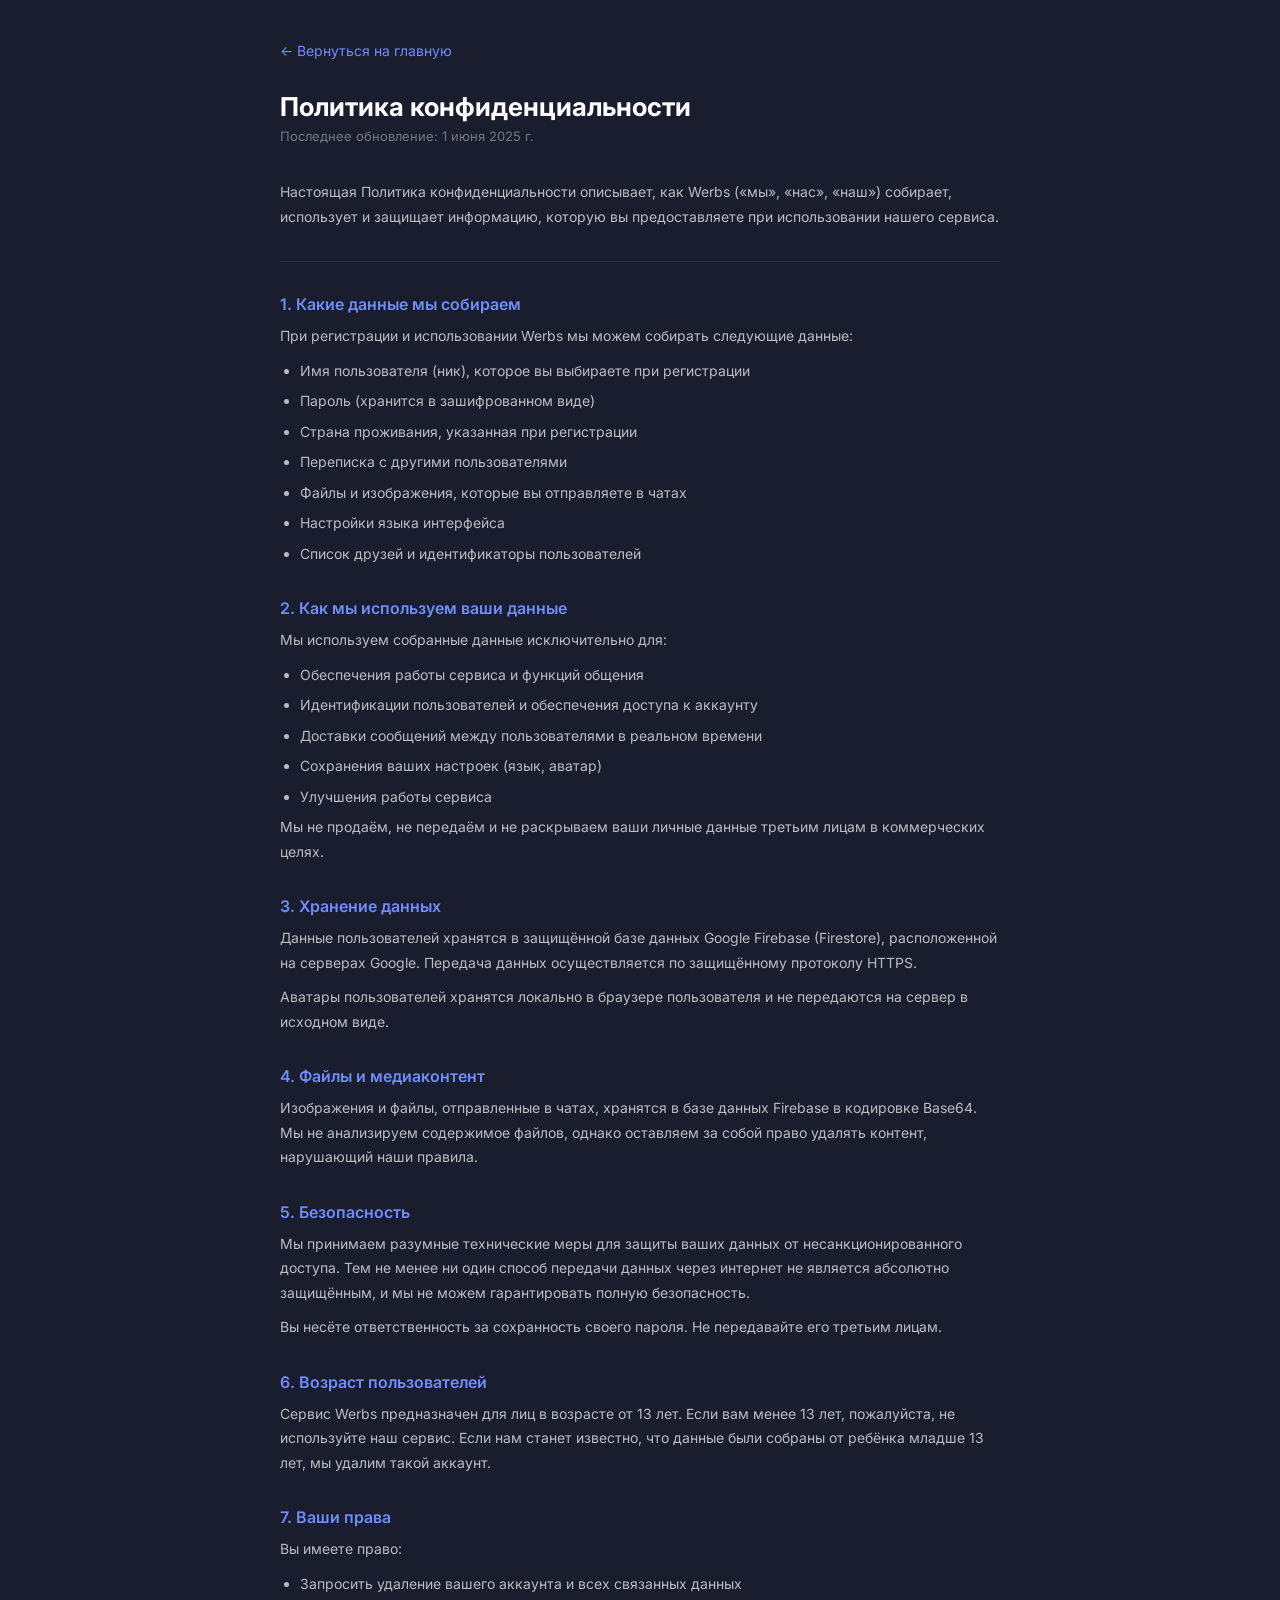
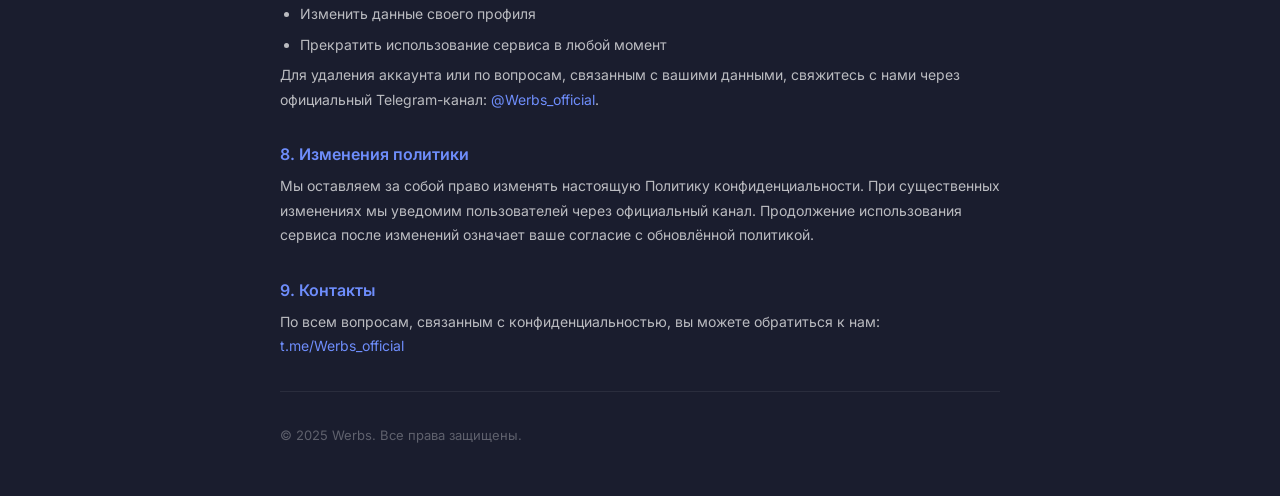
<file: privacy.html>
<!DOCTYPE html>
<html lang="ru">
<head>
<meta charset="UTF-8">
<meta name="viewport" content="width=device-width, initial-scale=1.0">
<title>Политика конфиденциальности — Werbs</title>
<link rel="stylesheet" href="style.css">
    <link rel="icon" type="image/png" href="./image/ChatGPT Image 9 июл. 2026 г., 00_09_02 (1).png">
<style>
.doc-page { max-width: 760px; margin: 0 auto; padding: 40px 20px; text-align: left; }
.doc-page h1 { font-size: 26px; font-weight: 700; margin-bottom: 6px; color: #fff; }
.doc-page .doc-date { font-size: 13px; color: rgba(255,255,255,0.4); margin-bottom: 36px; }
.doc-page h2 { font-size: 16px; font-weight: 600; color: #6e8dfb; margin: 32px 0 10px; }
.doc-page p, .doc-page li { font-size: 14px; color: rgba(255,255,255,0.7); line-height: 1.75; margin-bottom: 10px; }
.doc-page ul { padding-left: 20px; }
.doc-page li { margin-bottom: 6px; }
.doc-back { display: inline-flex; align-items: center; gap: 8px; color: #6e8dfb; font-size: 14px; text-decoration: none; margin-bottom: 32px; }
.doc-back:hover { color: #fff; }
.doc-divider { border: none; border-top: 1px solid rgba(255,255,255,0.07); margin: 32px 0; }
</style>
</head>
<body style="background:#1a1d2e; display:block; text-align:left;">
<div class="doc-page">
    <a href="index.html" class="doc-back">← Вернуться на главную</a>

    <h1>Политика конфиденциальности</h1>
    <div class="doc-date">Последнее обновление: 1 июня 2025 г.</div>

    <p>Настоящая Политика конфиденциальности описывает, как Werbs («мы», «нас», «наш») собирает, использует и защищает информацию, которую вы предоставляете при использовании нашего сервиса.</p>

    <hr class="doc-divider">

    <h2>1. Какие данные мы собираем</h2>
    <p>При регистрации и использовании Werbs мы можем собирать следующие данные:</p>
    <ul>
        <li>Имя пользователя (ник), которое вы выбираете при регистрации</li>
        <li>Пароль (хранится в зашифрованном виде)</li>
        <li>Страна проживания, указанная при регистрации</li>
        <li>Переписка с другими пользователями</li>
        <li>Файлы и изображения, которые вы отправляете в чатах</li>
        <li>Настройки языка интерфейса</li>
        <li>Список друзей и идентификаторы пользователей</li>
    </ul>

    <h2>2. Как мы используем ваши данные</h2>
    <p>Мы используем собранные данные исключительно для:</p>
    <ul>
        <li>Обеспечения работы сервиса и функций общения</li>
        <li>Идентификации пользователей и обеспечения доступа к аккаунту</li>
        <li>Доставки сообщений между пользователями в реальном времени</li>
        <li>Сохранения ваших настроек (язык, аватар)</li>
        <li>Улучшения работы сервиса</li>
    </ul>
    <p>Мы не продаём, не передаём и не раскрываем ваши личные данные третьим лицам в коммерческих целях.</p>

    <h2>3. Хранение данных</h2>
    <p>Данные пользователей хранятся в защищённой базе данных Google Firebase (Firestore), расположенной на серверах Google. Передача данных осуществляется по защищённому протоколу HTTPS.</p>
    <p>Аватары пользователей хранятся локально в браузере пользователя и не передаются на сервер в исходном виде.</p>

    <h2>4. Файлы и медиаконтент</h2>
    <p>Изображения и файлы, отправленные в чатах, хранятся в базе данных Firebase в кодировке Base64. Мы не анализируем содержимое файлов, однако оставляем за собой право удалять контент, нарушающий наши правила.</p>

    <h2>5. Безопасность</h2>
    <p>Мы принимаем разумные технические меры для защиты ваших данных от несанкционированного доступа. Тем не менее ни один способ передачи данных через интернет не является абсолютно защищённым, и мы не можем гарантировать полную безопасность.</p>
    <p>Вы несёте ответственность за сохранность своего пароля. Не передавайте его третьим лицам.</p>

    <h2>6. Возраст пользователей</h2>
    <p>Сервис Werbs предназначен для лиц в возрасте от 13 лет. Если вам менее 13 лет, пожалуйста, не используйте наш сервис. Если нам станет известно, что данные были собраны от ребёнка младше 13 лет, мы удалим такой аккаунт.</p>

    <h2>7. Ваши права</h2>
    <p>Вы имеете право:</p>
    <ul>
        <li>Запросить удаление вашего аккаунта и всех связанных данных</li>
        <li>Изменить данные своего профиля</li>
        <li>Прекратить использование сервиса в любой момент</li>
    </ul>
    <p>Для удаления аккаунта или по вопросам, связанным с вашими данными, свяжитесь с нами через официальный Telegram-канал: <a href="https://t.me/Werbs_official" style="color:#6e8dfb;">@Werbs_official</a>.</p>

    <h2>8. Изменения политики</h2>
    <p>Мы оставляем за собой право изменять настоящую Политику конфиденциальности. При существенных изменениях мы уведомим пользователей через официальный канал. Продолжение использования сервиса после изменений означает ваше согласие с обновлённой политикой.</p>

    <h2>9. Контакты</h2>
    <p>По всем вопросам, связанным с конфиденциальностью, вы можете обратиться к нам: <a href="https://t.me/Werbs_official" style="color:#6e8dfb;">t.me/Werbs_official</a></p>

    <hr class="doc-divider">
    <p style="font-size:13px; color:rgba(255,255,255,0.3);">© 2025 Werbs. Все права защищены.</p>
</div>
</body>
</html>
</file>
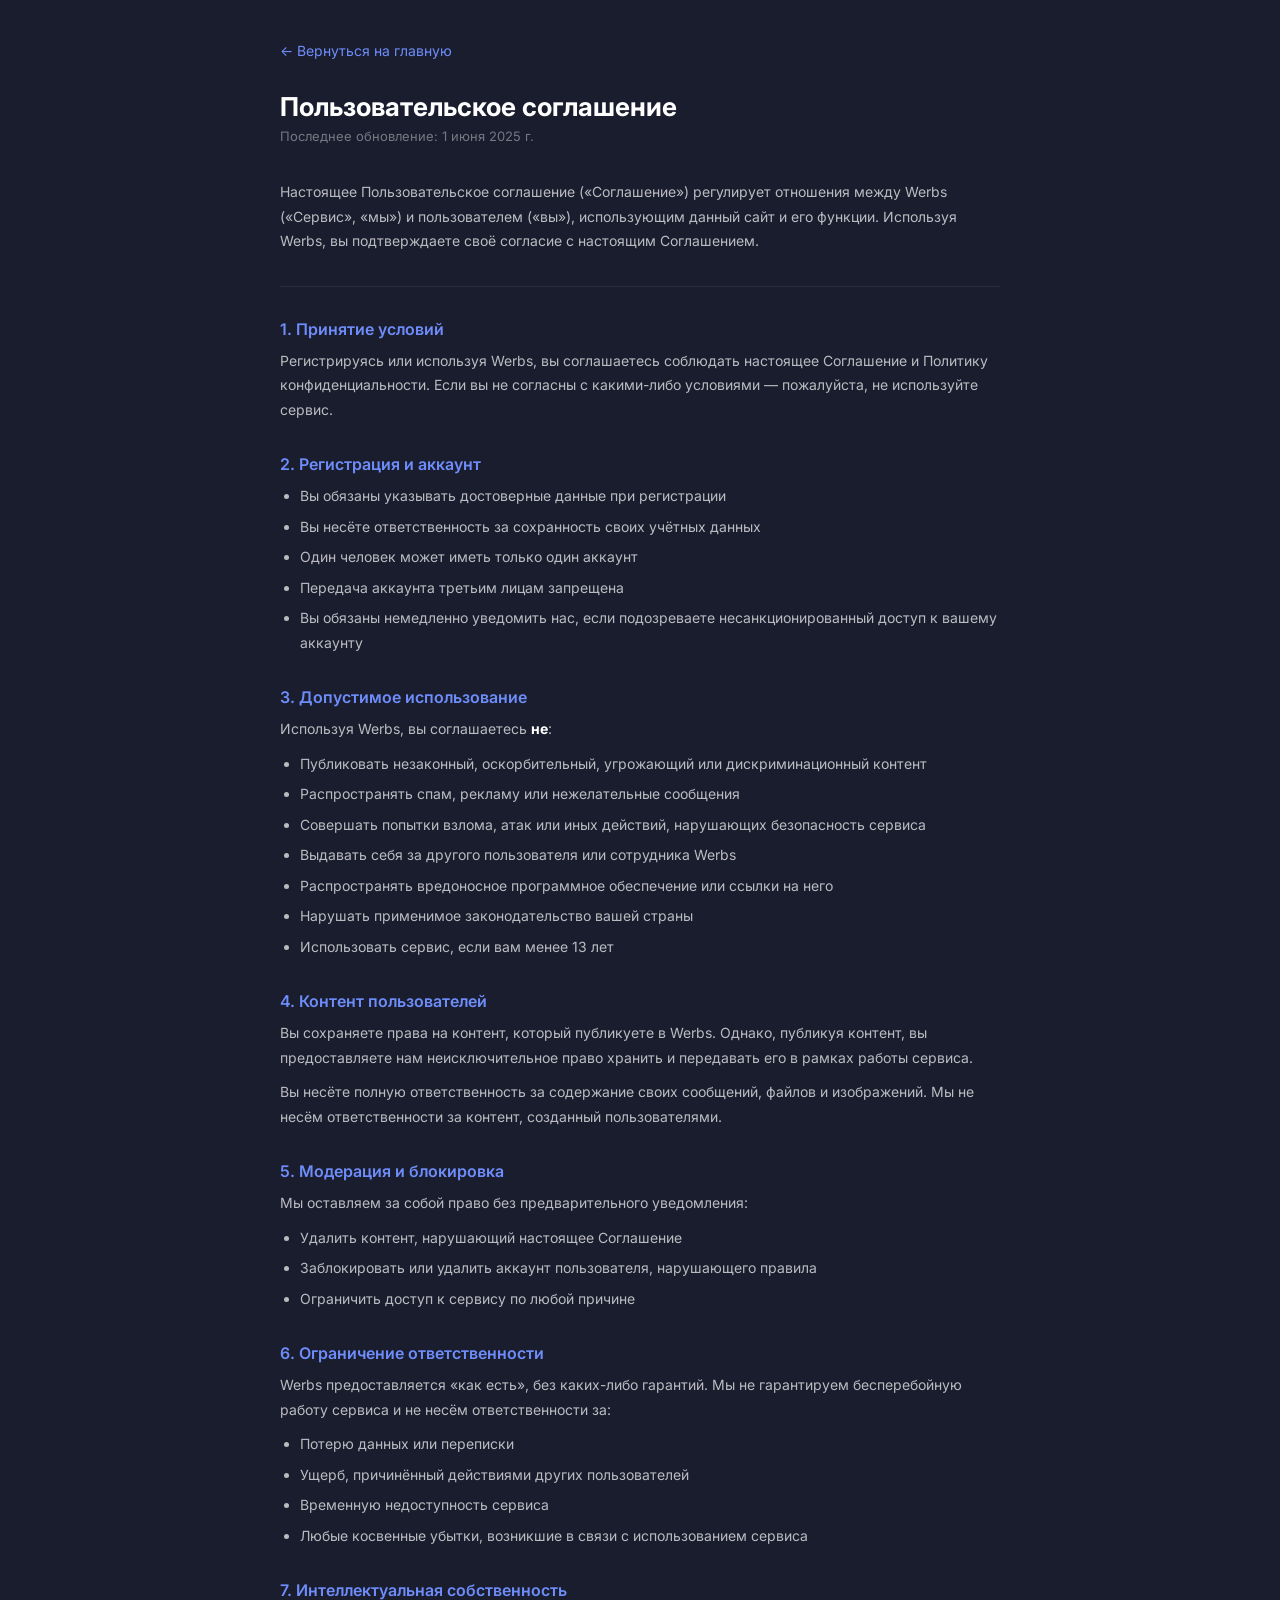
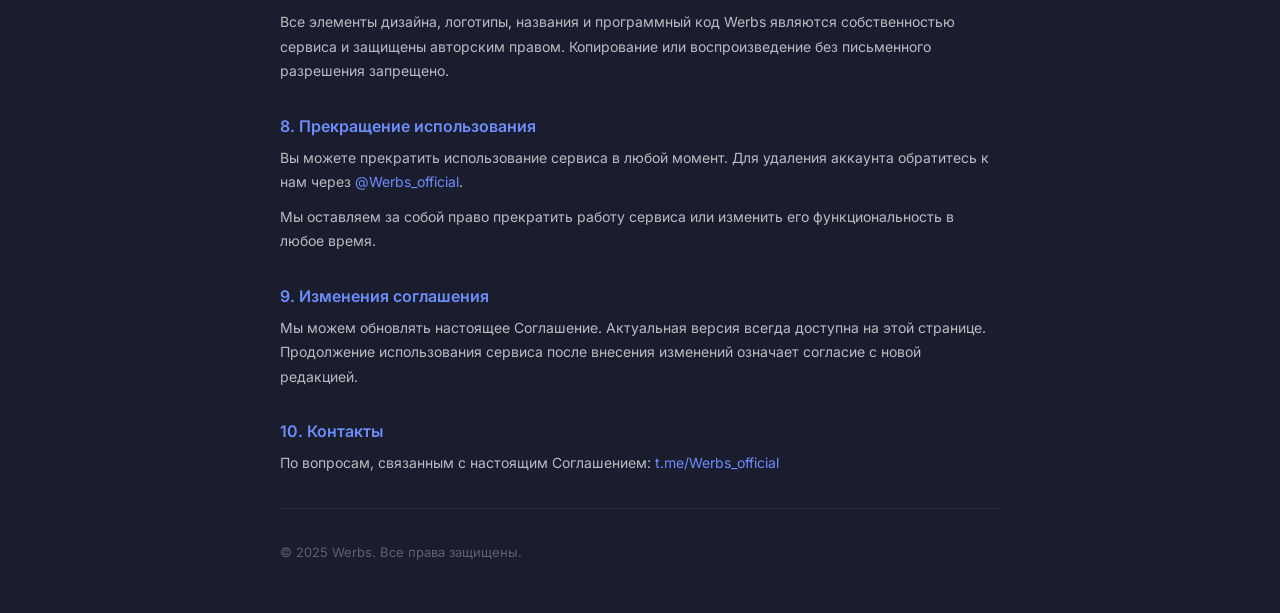
<file: terms.html>
<!DOCTYPE html>
<html lang="ru">
<head>
<meta charset="UTF-8">
<meta name="viewport" content="width=device-width, initial-scale=1.0">
<title>Пользовательское соглашение — Werbs</title>
<link rel="stylesheet" href="style.css">
    <link rel="icon" type="image/png" href="./image/ChatGPT Image 9 июл. 2026 г., 00_09_02 (1).png">
<style>
.doc-page { max-width: 760px; margin: 0 auto; padding: 40px 20px; text-align: left; }
.doc-page h1 { font-size: 26px; font-weight: 700; margin-bottom: 6px; color: #fff; }
.doc-page .doc-date { font-size: 13px; color: rgba(255,255,255,0.4); margin-bottom: 36px; }
.doc-page h2 { font-size: 16px; font-weight: 600; color: #6e8dfb; margin: 32px 0 10px; }
.doc-page p, .doc-page li { font-size: 14px; color: rgba(255,255,255,0.7); line-height: 1.75; margin-bottom: 10px; }
.doc-page ul { padding-left: 20px; }
.doc-page li { margin-bottom: 6px; }
.doc-back { display: inline-flex; align-items: center; gap: 8px; color: #6e8dfb; font-size: 14px; text-decoration: none; margin-bottom: 32px; }
.doc-back:hover { color: #fff; }
.doc-divider { border: none; border-top: 1px solid rgba(255,255,255,0.07); margin: 32px 0; }
</style>
</head>
<body style="background:#1a1d2e; display:block; text-align:left;">
<div class="doc-page">
    <a href="index.html" class="doc-back">← Вернуться на главную</a>

    <h1>Пользовательское соглашение</h1>
    <div class="doc-date">Последнее обновление: 1 июня 2025 г.</div>

    <p>Настоящее Пользовательское соглашение («Соглашение») регулирует отношения между Werbs («Сервис», «мы») и пользователем («вы»), использующим данный сайт и его функции. Используя Werbs, вы подтверждаете своё согласие с настоящим Соглашением.</p>

    <hr class="doc-divider">

    <h2>1. Принятие условий</h2>
    <p>Регистрируясь или используя Werbs, вы соглашаетесь соблюдать настоящее Соглашение и Политику конфиденциальности. Если вы не согласны с какими-либо условиями — пожалуйста, не используйте сервис.</p>

    <h2>2. Регистрация и аккаунт</h2>
    <ul>
        <li>Вы обязаны указывать достоверные данные при регистрации</li>
        <li>Вы несёте ответственность за сохранность своих учётных данных</li>
        <li>Один человек может иметь только один аккаунт</li>
        <li>Передача аккаунта третьим лицам запрещена</li>
        <li>Вы обязаны немедленно уведомить нас, если подозреваете несанкционированный доступ к вашему аккаунту</li>
    </ul>

    <h2>3. Допустимое использование</h2>
    <p>Используя Werbs, вы соглашаетесь <strong style="color:#fff;">не</strong>:</p>
    <ul>
        <li>Публиковать незаконный, оскорбительный, угрожающий или дискриминационный контент</li>
        <li>Распространять спам, рекламу или нежелательные сообщения</li>
        <li>Совершать попытки взлома, атак или иных действий, нарушающих безопасность сервиса</li>
        <li>Выдавать себя за другого пользователя или сотрудника Werbs</li>
        <li>Распространять вредоносное программное обеспечение или ссылки на него</li>
        <li>Нарушать применимое законодательство вашей страны</li>
        <li>Использовать сервис, если вам менее 13 лет</li>
    </ul>

    <h2>4. Контент пользователей</h2>
    <p>Вы сохраняете права на контент, который публикуете в Werbs. Однако, публикуя контент, вы предоставляете нам неисключительное право хранить и передавать его в рамках работы сервиса.</p>
    <p>Вы несёте полную ответственность за содержание своих сообщений, файлов и изображений. Мы не несём ответственности за контент, созданный пользователями.</p>

    <h2>5. Модерация и блокировка</h2>
    <p>Мы оставляем за собой право без предварительного уведомления:</p>
    <ul>
        <li>Удалить контент, нарушающий настоящее Соглашение</li>
        <li>Заблокировать или удалить аккаунт пользователя, нарушающего правила</li>
        <li>Ограничить доступ к сервису по любой причине</li>
    </ul>

    <h2>6. Ограничение ответственности</h2>
    <p>Werbs предоставляется «как есть», без каких-либо гарантий. Мы не гарантируем бесперебойную работу сервиса и не несём ответственности за:</p>
    <ul>
        <li>Потерю данных или переписки</li>
        <li>Ущерб, причинённый действиями других пользователей</li>
        <li>Временную недоступность сервиса</li>
        <li>Любые косвенные убытки, возникшие в связи с использованием сервиса</li>
    </ul>

    <h2>7. Интеллектуальная собственность</h2>
    <p>Все элементы дизайна, логотипы, названия и программный код Werbs являются собственностью сервиса и защищены авторским правом. Копирование или воспроизведение без письменного разрешения запрещено.</p>

    <h2>8. Прекращение использования</h2>
    <p>Вы можете прекратить использование сервиса в любой момент. Для удаления аккаунта обратитесь к нам через <a href="https://t.me/Werbs_official" style="color:#6e8dfb;">@Werbs_official</a>.</p>
    <p>Мы оставляем за собой право прекратить работу сервиса или изменить его функциональность в любое время.</p>

    <h2>9. Изменения соглашения</h2>
    <p>Мы можем обновлять настоящее Соглашение. Актуальная версия всегда доступна на этой странице. Продолжение использования сервиса после внесения изменений означает согласие с новой редакцией.</p>

    <h2>10. Контакты</h2>
    <p>По вопросам, связанным с настоящим Соглашением: <a href="https://t.me/Werbs_official" style="color:#6e8dfb;">t.me/Werbs_official</a></p>

    <hr class="doc-divider">
    <p style="font-size:13px; color:rgba(255,255,255,0.3);">© 2025 Werbs. Все права защищены.</p>
</div>
</body>
</html>
</file>
<file: style.css>
@import url('https://fonts.googleapis.com/css2?family=Inter:wght@400;500;600;700&display=swap');

/* ══════════════════════════════════════
   BASE
══════════════════════════════════════ */
*, *::before, *::after {
    box-sizing: border-box;
    margin: 0;
    padding: 0;

    -webkit-user-select: none;
    -moz-user-select: none;
    -ms-user-select: none;
    user-select: none;

    -webkit-user-drag: none;
    user-drag: none;
}

body {
    background: #1a1d2e;
    color: #fff;
    font-family: 'Inter', system-ui, sans-serif;
    min-height: 100vh;
    display: flex;
    flex-direction: column;
    justify-content: center;
    align-items: center;
    text-align: center;
}

body.app-page {
    display: block;
    text-align: left;
    background: #1a1d2e;
}

a { color: rgb(27,184,74); text-decoration: none; }
a:visited { color: #fff; }

/* ══════════════════════════════════════
   INDEX PAGE
══════════════════════════════════════ */
.welcome {
    width: 100%;
    max-width: 760px;
    padding: 20px;
}

.menu {
    position: absolute;
    top: 20px;
    right: 20px;
}
.menu-btn {
    background: none;
    border: none;
    color: white;
    font-size: 35px;
    cursor: pointer;
}
.menu-content {
    display: none;
    position: absolute;
    right: 0;
    background: #2e556b;
    padding: 10px 20px;
    border-radius: 10px;
    color: white;
    min-width: 120px;
}
.menu-content.open { display: block; }
.policy-link a { color: rgb(72,224,67); }

.btn {
    background: #476df0;
    color: white;
    border: none;
    padding: 12px 28px;
    border-radius: 10px;
    cursor: pointer;
    font-size: 15px;
    display: inline-block;
    text-decoration: none;
    font-weight: 600;
    transition: background .15s;
}
.btn:hover { background: #2f55d0; }

.footer-social-wrap {
    margin-top: 28px;
    display: flex;
    justify-content: center;
}
.footer-social {
    display: inline-flex;
    align-items: center;
    justify-content: center;
    opacity: 0.85;
    transition: opacity .15s, transform .15s;
}
.footer-social:hover {
    opacity: 1;
    transform: scale(1.08);
}
.footer-social img {
    display: block;
    border-radius: 8px;
}

#language-select {
    background: #23263a;
    color: #fff;
    border: 1.5px solid rgba(255,255,255,0.12);
    border-radius: 10px;
    padding: 8px 14px;
    font-family: inherit;
    font-size: 14px;
    outline: none;
    cursor: pointer;
}
#language-select option { background: #23263a; color: #fff;  }

/* ══════════════════════════════════════
   APP SHELL
══════════════════════════════════════ */
.app-shell {
    display: grid;
    grid-template-columns: 72px 300px 1fr;
    height: 100vh;
    width: 100%;
    overflow: hidden;
}

/* ══════════════════════════════════════
   SIDEBAR
══════════════════════════════════════ */
.sidebar {
    background: #2c2f48;
    display: flex;
    flex-direction: column;
    justify-content: space-between;
    align-items: center;
    padding: 20px 0;
    border-right: 1px solid rgba(255,255,255,0.06);
}
.sidebar-top, .sidebar-bottom {
    display: flex;
    flex-direction: column;
    gap: 8px;
    align-items: center;
}
.sidebar-icon {
    width: 48px;
    height: 48px;
    border-radius: 14px;
    border: none;
    background: transparent;
    color: rgba(255,255,255,0.55);
    font-size: 22px;
    cursor: pointer;
    transition: background .18s, color .18s;
    display: flex;
    align-items: center;
    justify-content: center;
}
.sidebar-icon:hover,
.sidebar-icon.active {
    background: rgba(255,255,255,0.12);
    color: #fff;
}

/* ══════════════════════════════════════
   LEFT (CHAT) PANEL
══════════════════════════════════════ */
.chat-panel {
    background: #23263a;
    display: flex;
    flex-direction: column;
    border-right: 1px solid rgba(255,255,255,0.06);
    overflow: hidden;
}
.chat-panel-header {
    padding: 20px 16px 12px;
    display: flex;
    flex-direction: column;
    gap: 10px;
    flex-shrink: 0;
}
.chat-panel-header h1 {
    font-size: 1.4rem;
    font-weight: 700;
    color: #fff;
}
.search-wrap input {
    width: 100%;
    border: none;
    border-radius: 10px;
    padding: 10px 14px;
    font-size: 14px;
    outline: none;
    background: rgba(255,255,255,0.08);
    color: #fff;
    font-family: inherit;
}
.search-wrap input::placeholder { color: rgba(255,255,255,0.4); }

.user-list {
    flex: 1;
    overflow-y: auto;
    padding: 6px 8px 8px;
}
.user-list-empty {
    color: rgba(255,255,255,0.45);
    font-size: 14px;
    text-align: center;
    padding: 40px 16px;
    line-height: 1.7;
}

/* ── Friend / chat items ── */
.friend-item {
    display: flex;
    align-items: center;
    gap: 11px;
    padding: 10px 10px;
    border-radius: 12px;
    cursor: pointer;
    transition: background .15s;
    margin-bottom: 2px;
}
.friend-item:hover { background: rgba(255,255,255,0.07); }
.friend-item.active { background: rgba(255,255,255,0.13); }

.friend-avatar {
    width: 44px;
    height: 44px;
    border-radius: 50%;
    object-fit: cover;
    flex-shrink: 0;
}
.friend-avatar-placeholder {
    width: 44px;
    height: 44px;
    border-radius: 50%;
    background: linear-gradient(135deg, #476df0, #7b5ef8);
    color: #fff;
    font-size: 18px;
    font-weight: 700;
    display: flex;
    align-items: center;
    justify-content: center;
    flex-shrink: 0;
}
.friend-info { display: flex; flex-direction: column; gap: 2px; min-width: 0; }
.friend-nick { font-weight: 600; color: #f0f0f0; font-size: 14px; white-space: nowrap; overflow: hidden; text-overflow: ellipsis; }
.friend-sub  { font-size: 12px; color: rgba(255,255,255,0.45); white-space: nowrap; overflow: hidden; text-overflow: ellipsis; }

/* ══════════════════════════════════════
   CONVERSATION PANEL
══════════════════════════════════════ */
.conversation-panel {
    background: #1a1d2e;
    display: flex;
    flex-direction: column;
    overflow: hidden;
}
.conversation-empty {
    flex: 1;
    display: flex;
    flex-direction: column;
    align-items: center;
    justify-content: center;
    gap: 12px;
    color: rgba(255,255,255,0.35);
    font-size: 15px;
}
.conversation-empty div:first-child { font-size: 48px; }

/* ── Chat window ── */
.chat-window {
    display: flex;
    flex-direction: column;
    height: 100%;
    overflow: hidden;
}

.chat-header {
    display: flex;
    align-items: center;
    gap: 12px;
    padding: 14px 20px;
    background: #23263a;
    border-bottom: 1px solid rgba(255,255,255,0.06);
    flex-shrink: 0;
}
.chat-header-avatar {
    width: 40px;
    height: 40px;
    border-radius: 50%;
    object-fit: cover;
}
.chat-header-avatar-placeholder {
    width: 40px;
    height: 40px;
    border-radius: 50%;
    background: linear-gradient(135deg, #476df0, #7b5ef8);
    color: #fff;
    font-size: 16px;
    font-weight: 700;
    display: flex;
    align-items: center;
    justify-content: center;
    flex-shrink: 0;
}
.chat-header-nick { font-weight: 600; color: #fff; font-size: 15px; }
.chat-header-sub  { font-size: 12px; color: rgba(255,255,255,0.45); }

/* ── Messages ── */
.chat-messages {
    flex: 1;
    overflow-y: auto;
    padding: 16px 20px;
    display: flex;
    flex-direction: column;
    gap: 6px;
}
.msg-empty {
    color: rgba(255,255,255,0.35);
    text-align: center;
    margin-top: 60px;
    font-size: 15px;
}

.date-separator {
    display: flex;
    justify-content: center;
    margin: 10px 0 6px;
}
.date-separator span {
    background: rgba(255,255,255,0.08);
    color: rgba(255,255,255,0.75);
    font-size: 12px;
    font-weight: 600;
    padding: 5px 14px;
    border-radius: 12px;
    text-transform: capitalize;
    backdrop-filter: blur(4px);
}

.msg-bubble {
    max-width: 68%;
    padding: 10px 14px;
    border-radius: 18px;
    font-size: 14px;
    display: flex;
    flex-direction: column;
    gap: 4px;
    word-break: break-word;
    line-height: 1.45;
}
.msg-me   { align-self: flex-end;   background: #476df0; color: #fff;    border-bottom-right-radius: 4px; }
.msg-them { align-self: flex-start; background: #2e3250; color: #f0f0f0; border-bottom-left-radius: 4px; }

.msg-time {
    font-size: 10px;
    opacity: 0.55;
    align-self: flex-end;
    line-height: 1;
}

/* ── Image bubble ── */
.msg-img {
    max-width: 240px;
    max-height: 240px;
    border-radius: 10px;
    object-fit: cover;
    cursor: zoom-in;
    display: block;
}
.msg-bubble.msg-me   .msg-img { border-bottom-right-radius: 2px; }
.msg-bubble.msg-them .msg-img { border-bottom-left-radius: 2px; }

/* ── File bubble ── */
.msg-file {
    display: flex;
    align-items: center;
    gap: 10px;
    padding: 4px 0;
}
.msg-file-icon { font-size: 28px; flex-shrink: 0; }
.msg-file-name { font-size: 13px; font-weight: 600; word-break: break-all; }
.msg-file-size { font-size: 11px; opacity: 0.6; }
.msg-file-dl {
    margin-left: auto;
    font-size: 20px;
    text-decoration: none;
    color: inherit;
    opacity: 0.7;
    flex-shrink: 0;
}
.msg-file-dl:hover { opacity: 1; }

/* ── Attachments preview ── */
.chat-attachments-preview {
    display: flex;
    flex-wrap: wrap;
    gap: 8px;
    padding: 0 16px;
    max-height: 110px;
    overflow-y: auto;
}
.attach-thumb {
    position: relative;
    width: 80px;
    height: 80px;
    border-radius: 10px;
    overflow: hidden;
    cursor: pointer;
    flex-shrink: 0;
}
.attach-thumb img {
    width: 100%;
    height: 100%;
    object-fit: cover;
}
.attach-file-item {
    display: flex;
    align-items: center;
    gap: 6px;
    background: rgba(255,255,255,0.1);
    border-radius: 8px;
    padding: 6px 10px;
    font-size: 13px;
    color: #fff;
    cursor: pointer;
    position: relative;
    flex-shrink: 0;
}
.attach-remove {
    position: absolute;
    top: 3px;
    right: 4px;
    background: rgba(0,0,0,0.6);
    color: #fff;
    border-radius: 50%;
    width: 18px;
    height: 18px;
    font-size: 11px;
    display: flex;
    align-items: center;
    justify-content: center;
}

/* ── Input row ── */
.chat-input-row {
    display: flex;
    align-items: center;
    gap: 8px;
    padding: 12px 16px;
    background: #23263a;
    border-top: 1px solid rgba(255,255,255,0.06);
    flex-shrink: 0;
}
.attach-btn {
    width: 40px;
    height: 40px;
    border: none;
    border-radius: 50%;
    background: rgba(255,255,255,0.08);
    color: rgba(255,255,255,0.7);
    font-size: 18px;
    cursor: pointer;
    flex-shrink: 0;
    transition: background .15s;
}
.attach-btn:hover { background: rgba(255,255,255,0.15); }
.chat-input-row input[type="text"] {
    flex: 1;
    padding: 11px 16px;
    border-radius: 20px;
    border: none;
    outline: none;
    font-size: 14px;
    background: rgba(255,255,255,0.08);
    color: #fff;
    font-family: inherit;
}
.chat-input-row input::placeholder { color: rgba(255,255,255,0.35); }
.send-btn {
    width: 40px;
    height: 40px;
    border: none;
    border-radius: 50%;
    background: #476df0;
    color: #fff;
    font-size: 16px;
    cursor: pointer;
    flex-shrink: 0;
    transition: background .15s;
}
.send-btn:hover { background: #2f55d0; }

/* ══════════════════════════════════════
   MODALS
══════════════════════════════════════ */
.modal {
    position: fixed;
    inset: 0;
    background: rgba(0,0,0,0.6);
    display: flex;
    justify-content: center;
    align-items: center;
    z-index: 100;
    backdrop-filter: blur(4px);
}
.hidden { display: none !important; }

.modal-box {
    width: 360px;
    height: 500px;
    background: #fff;
    padding: 28px 24px;
    border-radius: 18px;
    position: relative;
    color: #000;
    max-height: 90vh;
    overflow-y: auto;
}
#profileModalBox {
    height: auto; /* чтобы не появлялся скроллбар и баннер вставал ровно по краям */
}
.close-btn {
    position: absolute;
    top: 14px;
    right: 16px;
    border: none;
    background: none;
    font-size: 18px;
    cursor: pointer;
    color: #888;
}
.close-btn:hover { color: #000; }

/* Profile modal */
.avatar-section {
    display: flex;
    flex-direction: column;
    align-items: center;
    gap: 6px;
    margin-bottom: 14px;
}
.avatar-section img {
    width: 90px;
    height: 90px;
    border-radius: 50%;
    object-fit: cover;
    border: 3px solid #476df0;
}
.avatar-change-btn {
    font-size: 13px;
    color: #476df0;
    cursor: pointer;
}
.avatar-change-btn:hover { text-decoration: underline; }
.info { text-align: center; }
.info h2 { font-size: 18px; margin-bottom: 4px; }
.info p  { font-size: 13px; color: #666; }

.id-box {
    display: flex;
    align-items: center;
    justify-content: space-between;
    background: #f3f4f8;
    border-radius: 12px;
    padding: 12px 14px;
    margin-top: 16px;
    gap: 10px;
}
.id-box small { font-size: 11px; color: #888; display: block; margin-bottom: 3px; }
.id-value { font-size: 17px; font-weight: 700; color: #476df0; letter-spacing: 1px; }
.copy-btn {
    border: none;
    background: #476df0;
    color: #fff;
    border-radius: 8px;
    padding: 6px 10px;
    font-size: 16px;
    cursor: pointer;
    flex-shrink: 0;
}

.settings-box {
    margin-top: 14px;
    background: #f3f4f8;
    border-radius: 12px;
    padding: 12px 14px;
}
.settings-box small { font-size: 11px; color: #888; display: block; margin-bottom: 6px; }
.lang-select-profile {
    width: 100%;
    padding: 10px 12px;
    border-radius: 8px;
    border: 1.5px solid #ddd;
    font-family: inherit;
    font-size: 14px;
    color: #000;
    background: #fff;
    outline: none;
    cursor: pointer;
}
.lang-select-profile:focus { border-color: #476df0; }

/* Add friend modal */
.modal-input {
    width: 100%;
    padding: 12px;
    border-radius: 10px;
    border: 1.5px solid #ddd;
    font-size: 16px;
    font-family: inherit;
    margin-top: 6px;
    outline: none;
    color: #000;
}
.modal-input:focus { border-color: #476df0; }
.user-preview {
    margin-top: 10px;
    background: #f3f4f8;
    border-radius: 12px;
    overflow: hidden;
}
.user-preview .friend-item { cursor: default !important; }
.user-preview .friend-nick { color: #071f3d; }
.user-preview .friend-sub  { color: #555; }

.modal-msg { font-size: 13px; margin-top: 8px; min-height: 18px; color: #e53935; }
.modal-msg.success { color: #2e7d32; }

.modal-btn {
    width: 100%;
    padding: 12px;
    margin-top: 14px;
    border: none;
    border-radius: 10px;
    background: #476df0;
    color: #fff;
    font-family: inherit;
    font-size: 15px;
    font-weight: 600;
    cursor: pointer;
    transition: background .15s;
}
.modal-btn:hover { background: #2f55d0; }

/* Image viewer */
#imageViewer {
    background: rgba(0,0,0,0.88);
    cursor: zoom-out;
}

/* ══════════════════════════════════════
   SCROLLBAR
══════════════════════════════════════ */
::-webkit-scrollbar { width: 5px; }
::-webkit-scrollbar-track { background: transparent; }
::-webkit-scrollbar-thumb { background: rgba(255,255,255,0.15); border-radius: 3px; }

/* ══════════════════════════════════════
   REGISTER / LOGIN PAGES (тёмный стиль, как приложение)
══════════════════════════════════════ */
body.auth-page {
    background: #1a1d2e;
    display: flex;
    justify-content: center;
    align-items: center;
    min-height: 100vh;
    text-align: left;
}
.reg { width: 420px; padding: 20px; }
.header-box {
    background: #23263a;
    padding: 22px;
    border-radius: 14px;
    margin-bottom: 12px;
    color: #fff;
    text-align: left;
    border: 1px solid rgba(255,255,255,0.06);
}
.header-box h1 { font-size: 22px; margin-bottom: 6px; color: #fff; }
.header-box p  { font-size: 14px; color: rgba(255,255,255,0.55); }
.form-box {
    background: #23263a;
    padding: 24px;
    border-radius: 14px;
    color: #fff;
    border: 1px solid rgba(255,255,255,0.06);
}
.form-box label { display: block; font-size: 14px; margin-top: 14px; color: rgba(255,255,255,0.75); }
.form-box input[type="text"],
.form-box input[type="password"],
.form-box select {
    width: 100%;
    padding: 12px;
    margin-top: 6px;
    border-radius: 10px;
    border: 1.5px solid rgba(255,255,255,0.1);
    font-family: inherit;
    font-size: 14px;
    color: #fff;
    background: rgba(255,255,255,0.06);
    outline: none;
    transition: border-color .15s;
}
.form-box select option { background: #23263a; color: #fff; }
.form-box input::placeholder { color: rgba(255,255,255,0.35); }
.form-box input:focus,
.form-box select:focus { border-color: #476df0; }
.form-box .checkbox {
    display: flex;
    align-items: center;
    gap: 10px;
    padding: 10px;
    margin-top: 14px;
    border: 1.5px solid rgba(255,255,255,0.1);
    border-radius: 10px;
}
.form-box .checkbox input { width: 18px; height: 18px; cursor: pointer; }
.form-box .checkbox label { margin: 0; font-size: 14px; color: rgba(255,255,255,0.75); }
.form-box .error { color: #ff6b6b; font-size: 13px; margin-top: 10px; min-height: 18px; }
.form-box button[type="submit"] {
    width: 100%;
    padding: 13px;
    margin-top: 16px;
    border: none;
    border-radius: 10px;
    background: #476df0;
    color: #fff;
    font-family: inherit;
    font-size: 15px;
    font-weight: 600;
    cursor: pointer;
    transition: background .15s;
}
.form-box button[type="submit"]:hover { background: #2f55d0; }
.form-box .bottom-link { text-align: center; margin-top: 14px; font-size: 13px; color: rgba(255,255,255,0.55); }
.form-box .bottom-link a { color: #6e8dfb; text-decoration: none; font-weight: 600; }

/* ── Аватар в сайдбаре ── */
.sidebar-avatar-btn {
    padding: 0;
    overflow: hidden;
    border-radius: 50% !important;
    width: 42px;
    height: 42px;
}
.sidebar-avatar-btn:hover { background: transparent !important; }

/* ── Кнопка выхода в профиле ── */
.logout-btn {
    width: 100%;
    padding: 12px;
    margin-top: 14px;
    border: none;
    border-radius: 10px;
    background: rgba(255, 80, 80, 0.1);
    color: #ff6b6b;
    font-family: inherit;
    font-size: 14px;
    font-weight: 600;
    cursor: pointer;
    transition: background .15s;
    text-align: center;
}
.logout-btn:hover { background: rgba(255, 80, 80, 0.2); }

/* ══════════════════════════════════════
   PAGE LOADER
══════════════════════════════════════ */
.page-loader {
    position: fixed;
    inset: 0;
    background: #1a1d2e;
    z-index: 9999;
    display: flex;
    align-items: center;
    justify-content: center;
    transition: opacity .3s;
}
.page-loader.hidden { display: none; }
.page-loader.fade-out { opacity: 0; pointer-events: none; }

.loader-spinner {
    width: 48px;
    height: 48px;
    border: 4px solid rgba(255,255,255,0.1);
    border-top-color: #476df0;
    border-radius: 50%;
    animation: spin .8s linear infinite;
}
@keyframes spin { to { transform: rotate(360deg); } }

/* ══════════════════════════════════════
   CONFIRM MODAL (выход)
══════════════════════════════════════ */
.confirm-box {
    text-align: center;
    padding: 32px 28px;
}
.confirm-icon {
    font-size: 44px;
    margin-bottom: 12px;
}
.confirm-title {
    font-size: 18px;
    font-weight: 700;
    color: #000;
    margin: 0 0 8px;
}
.confirm-desc {
    font-size: 14px;
    color: #666;
    margin: 0 0 24px;
}
.confirm-btns {
    display: flex;
    gap: 10px;
}
.confirm-btn-no {
    flex: 1;
    padding: 12px;
    border: 1.5px solid #ddd;
    border-radius: 10px;
    background: #fff;
    color: #333;
    font-family: inherit;
    font-size: 15px;
    font-weight: 600;
    cursor: pointer;
    transition: background .15s;
}
.confirm-btn-no:hover { background: #f5f5f5; }
.confirm-btn-yes {
    flex: 1;
    padding: 12px;
    border: none;
    border-radius: 10px;
    background: #ff4d4d;
    color: #fff;
    font-family: inherit;
    font-size: 15px;
    font-weight: 600;
    cursor: pointer;
    transition: background .15s;
}
.confirm-btn-yes:hover { background: #e03333; }

.footer-social {
    animation: bounce 1.8s infinite;
}

@keyframes bounce {
    0%, 100% { transform: translateY(0); }
    40%       { transform: translateY(-10px); }
    60%       { transform: translateY(-5px); }
}


.menu-content a {
    color: #fff;
}
.menu-content a:hover {
    color: #6e8dfb;
}
/* ══════════════════════════════════════
   БЕЙДЖ "ТОПЕР"
══════════════════════════════════════ */
.badge-topper {
    display: inline-block;
    font-size: 16px;
    vertical-align: middle;
    margin-left: 3px;
    filter: drop-shadow(0 0 4px rgba(255, 200, 50, 0.6));
}
.badge-topper-small {
    display: inline-block;
    font-size: 12px;
    vertical-align: middle;
    margin-left: 2px;
}

/* ══════════════════════════════════════
   ВРЕМЯ НА САЙТЕ В ПРОФИЛЕ
══════════════════════════════════════ */
.time-box {
    display: flex;
    align-items: center;
    gap: 12px;
    background: #f3f4f8;
    border-radius: 12px;
    padding: 12px 14px;
    margin-top: 14px;
}
.time-icon { font-size: 24px; flex-shrink: 0; }
.time-box small { font-size: 11px; color: #888; display: block; margin-bottom: 2px; }
.time-value { font-size: 17px; font-weight: 700; color: #476df0; }

/* ══════════════════════════════════════
   ФОН ПРОФИЛЯ (banner)
══════════════════════════════════════ */
.profile-banner {
    height: 0;
    border-radius: 14px 14px 0 0;
    margin: -28px -24px 0;
    transition: height .2s;
    background-size: cover;
    background-position: center;
}
.profile-banner.has-banner {
    height: 90px;
    margin-bottom: 8px;
}

/* ══════════════════════════════════════
   КНОПКА "СМЕНИТЬ УКРАШЕНИЯ"
══════════════════════════════════════ */
.decorations-btn {
    width: 100%;
    padding: 12px;
    margin-top: 10px;
    border: 1.5px solid #476df0;
    border-radius: 10px;
    background: rgba(71, 109, 240, 0.08);
    color: #476df0;
    font-family: inherit;
    font-size: 14px;
    font-weight: 600;
    cursor: pointer;
    transition: background .15s;
    text-align: center;
}
.decorations-btn:hover { background: rgba(71, 109, 240, 0.16); }

/* ══════════════════════════════════════
   МАГАЗИН
══════════════════════════════════════ */
.shop-box { width: 400px; }
.shop-title {
    font-size: 18px;
    font-weight: 700;
    color: #000;
    margin: 0 0 14px;
    text-align: center;
}
.shop-time-badge {
    background: linear-gradient(135deg, #f5a623, #f7c948);
    color: #1a1d2e;
    font-weight: 700;
    font-size: 14px;
    text-align: center;
    padding: 10px;
    border-radius: 10px;
    margin-bottom: 18px;
}
.shop-items-list {
    display: flex;
    flex-direction: column;
    gap: 12px;
    max-height: 50vh;
    overflow-y: auto;
}
.shop-item {
    display: flex;
    align-items: center;
    gap: 12px;
    background: #f3f4f8;
    border-radius: 12px;
    padding: 12px;
}
.shop-item-preview {
    width: 56px;
    height: 56px;
    border-radius: 10px;
    flex-shrink: 0;
    background-size: cover;
    background-position: center;
    border: 1px solid rgba(0,0,0,0.08);
}
.shop-item-info { flex: 1; min-width: 0; }
.shop-item-name { font-size: 14px; font-weight: 600; color: #000; }
.shop-item-price { font-size: 12px; color: #888; margin-top: 2px; }
.shop-item-btn {
    border: none;
    border-radius: 8px;
    padding: 8px 14px;
    font-size: 13px;
    font-weight: 600;
    cursor: pointer;
    flex-shrink: 0;
    transition: background .15s;
}
.shop-item-btn.can-buy {
    background: #476df0;
    color: #fff;
}
.shop-item-btn.can-buy:hover { background: #2f55d0; }
.shop-item-btn.cant-buy {
    background: #e5e5e5;
    color: #999;
    cursor: not-allowed;
}
.shop-item-btn.owned {
    background: #2e7d32;
    color: #fff;
    cursor: default;
}
.shop-item-btn.equipped {
    background: #f5a623;
    color: #1a1d2e;
}

/* ══════════════════════════════════════
   КОМПАКТНЫЙ ПЕРЕКЛЮЧАТЕЛЬ ЯЗЫКА В ПРОФИЛЕ
══════════════════════════════════════ */
.lang-toggle-btn {
    position: absolute;
    top: 14px;
    left: 16px;
    border: 1.5px solid #476df0;
    background: rgba(71, 109, 240, 0.08);
    color: #476df0;
    font-size: 12px;
    font-weight: 700;
    padding: 5px 12px;
    border-radius: 999px;
    cursor: pointer;
    letter-spacing: 0.5px;
    transition: background .15s;
    z-index: 2;
}
.lang-toggle-btn:hover { background: rgba(71, 109, 240, 0.16); }

/* ══════════════════════════════════════
   РАМКА АВАТАРКИ (украшение из магазина)
══════════════════════════════════════ */
.avatar-section {
    position: relative;
}

.avatar-frame-wrap {
    position: relative;
    width: 96px;
    height: 96px;
    display: flex;
    align-items: center;
    justify-content: center;
    flex-shrink: 0;
    box-sizing: border-box;
}
.avatar-frame-wrap img,
.avatar-frame-wrap > div {
    width: 100%;
    height: 100%;
    border-radius: 50%;
    object-fit: cover;
    border: 3px solid #476df0;
    position: relative;
    z-index: 1;
    box-sizing: border-box;
}
.avatar-frame-wrap.has-frame::before {
    content: "";
    position: absolute;
    inset: 0;
    border-radius: 50%;
    background: var(--frame-gradient);
    z-index: 0;
    /* Вырезаем середину, оставляя только тонкое кольцо */
    -webkit-mask: radial-gradient(circle, transparent 0, transparent calc(50% - 3px), #000 calc(50% - 2px), #000 100%);
    mask: radial-gradient(circle, transparent 0, transparent calc(50% - 3px), #000 calc(50% - 2px), #000 100%);
}
.avatar-frame-wrap.has-frame img,
.avatar-frame-wrap.has-frame > div {
    border-color: transparent;
}
.up-avatar-placeholder {
    background: linear-gradient(135deg,#476df0,#7b5ef8);
    display: flex;
    align-items: center;
    justify-content: center;
    font-size: 36px;
    font-weight: 700;
    color: #fff;
}

/* ── Кнопка "В магазин" в инвентаре ── */
.go-to-shop-btn {
    width: 100%;
    padding: 10px;
    border: none;
    border-radius: 10px;
    background: linear-gradient(135deg, #476df0, #7b5ef8);
    color: #fff;
    font-family: inherit;
    font-size: 14px;
    font-weight: 600;
    cursor: pointer;
    transition: opacity .15s;
    margin-top: 4px;
}
.go-to-shop-btn:hover { opacity: 0.88; }

/* ══════════════════════════════════════
   ОНЛАЙН-СТАТУС
══════════════════════════════════════ */
.chat-header-avatar-wrap { position: relative; display: inline-block; }
.online-dot {
    position: absolute;
    bottom: 1px; right: 1px;
    width: 12px; height: 12px;
    border-radius: 50%;
    background: #22c55e;
    border: 2px solid #23263a;
}
.friend-item-online { position: relative; }
.friend-online-dot {
    position: absolute;
    bottom: 1px; right: 1px;
    width: 10px; height: 10px;
    border-radius: 50%;
    background: #22c55e;
    border: 2px solid #23263a;
}

/* ══════════════════════════════════════
   РЕАКЦИИ
══════════════════════════════════════ */
.reaction-picker {
    position: absolute;
    bottom: 100%;
    left: 0;
    background: #2e3250;
    border-radius: 999px;
    padding: 6px 10px;
    display: flex;
    gap: 4px;
    z-index: 50;
    box-shadow: 0 4px 16px rgba(0,0,0,0.4);
    white-space: nowrap;
}
.reaction-btn {
    border: none;
    background: none;
    font-size: 20px;
    cursor: pointer;
    padding: 2px;
    border-radius: 6px;
    transition: transform .1s;
}
.reaction-btn:hover { transform: scale(1.3); }
.reactions-row {
    display: flex;
    flex-wrap: wrap;
    gap: 4px;
    margin-top: 4px;
}
.reaction-chip {
    background: rgba(255,255,255,0.12);
    border-radius: 999px;
    padding: 2px 8px;
    font-size: 13px;
    cursor: pointer;
    user-select: none;
    transition: background .15s;
}
.reaction-chip.me { background: rgba(71,109,240,0.35); }
.reaction-chip:hover { background: rgba(255,255,255,0.2); }

/* ══════════════════════════════════════
   ДЕЙСТВИЯ С СООБЩЕНИЕМ
══════════════════════════════════════ */
.msg-bubble { position: relative; }
.msg-actions {
    display: none;
    position: absolute;
    top: -32px;
    right: 0;
    background: #2e3250;
    border-radius: 8px;
    padding: 3px 6px;
    gap: 2px;
    box-shadow: 0 2px 8px rgba(0,0,0,0.3);
    z-index: 10;
    white-space: nowrap;
}
.msg-bubble:hover .msg-actions { display: flex; }
.msg-action-btn {
    border: none;
    background: none;
    font-size: 15px;
    cursor: pointer;
    padding: 2px 4px;
    border-radius: 4px;
    opacity: 0.8;
    transition: opacity .1s;
}
.msg-action-btn:hover { opacity: 1; background: rgba(255,255,255,0.1); }

/* ══════════════════════════════════════
   ОТВЕТ НА СООБЩЕНИЕ
══════════════════════════════════════ */
.reply-preview {
    display: flex;
    align-items: center;
    justify-content: space-between;
    padding: 8px 14px;
    background: rgba(71,109,240,0.15);
    border-left: 3px solid #476df0;
    font-size: 13px;
    color: rgba(255,255,255,0.7);
}
.reply-preview button {
    border: none;
    background: none;
    color: rgba(255,255,255,0.5);
    cursor: pointer;
    font-size: 16px;
}
.msg-reply-quote {
    font-size: 12px;
    color: rgba(255,255,255,0.55);
    border-left: 2px solid #476df0;
    padding-left: 6px;
    margin-bottom: 4px;
    white-space: nowrap;
    overflow: hidden;
    text-overflow: ellipsis;
}

/* ══════════════════════════════════════
   ПРОФИЛЬ СОБЕСЕДНИКА
══════════════════════════════════════ */
.up-banner {
    height: 90px;
    background: linear-gradient(135deg, #2c2f48, #23263a);
}
.up-body { padding: 16px 24px 24px; text-align: center; }
.up-avatar { margin-top: -50px; margin-bottom: 8px; }
.up-nick { font-size: 18px; font-weight: 700; color: #000; margin-bottom: 4px; }
.up-status { font-size: 13px; color: #666; margin-bottom: 4px; }
.up-country { font-size: 13px; color: #555; margin-bottom: 4px; }
.up-id { font-size: 12px; color: #aaa; }

/* ══════════════════════════════════════
   ЗНАЧОК ЗАЯВОК
══════════════════════════════════════ */
.req-badge {
    position: absolute;
    top: 2px; right: 2px;
    background: #ff4d4d;
    color: #fff;
    font-size: 10px;
    font-weight: 700;
    border-radius: 999px;
    min-width: 16px;
    height: 16px;
    display: flex;
    align-items: center;
    justify-content: center;
    padding: 0 3px;
}

/* ══════════════════════════════════════
   ВЕРСИЯ BETA
══════════════════════════════════════ */
.version-badge {
    margin-top: 10px;
    font-size: 12px;
    color: rgba(255,255,255,0.35);
    letter-spacing: 0.5px;
}

/* ══════════════════════════════════════
   КНОПКА НАЗАД (мобиле)
══════════════════════════════════════ */
.back-btn {
    display: none;
    background: none;
    border: none;
    color: #fff;
    font-size: 26px;
    cursor: pointer;
    padding: 0 10px 0 0;
    flex-shrink: 0;
    line-height: 1;
}

/* ══════════════════════════════════════
   МОБИЛЬНАЯ ВЕРСИЯ — планшеты
══════════════════════════════════════ */
@media (max-width: 900px) {
    .app-shell {
        grid-template-columns: 56px 1fr;
    }
    .conversation-panel {
        display: none;
    }
    .app-shell.chat-open .chat-panel {
        display: none;
    }
    .app-shell.chat-open .conversation-panel {
        display: flex;
        grid-column: 2;
    }
    .back-btn { display: block; }
    .modal-box { width: 94vw; max-width: 94vw; }
    .shop-box  { width: 94vw; }
    .reg { width: 90vw; max-width: 480px; }
}

/* ══════════════════════════════════════
   МОБИЛЬНАЯ ВЕРСИЯ — телефоны
══════════════════════════════════════ */
@media (max-width: 480px) {
    .app-shell { grid-template-columns: 44px 1fr; }
    .sidebar { padding: 12px 0; }
    .sidebar-top, .sidebar-bottom { gap: 4px; }
    .sidebar-icon { width: 34px; height: 34px; font-size: 15px; border-radius: 10px; }

    .chat-panel-header { padding: 12px 10px 8px; gap: 6px; }
    .chat-panel-header h1 { font-size: 1rem; }
    .search-wrap input { padding: 8px 10px; font-size: 13px; }

    .user-list { padding: 4px 4px 6px; }
    .friend-item { padding: 7px 7px; gap: 8px; }
    .friend-avatar, .friend-avatar-placeholder { width: 38px; height: 38px; }
    .friend-avatar-placeholder { font-size: 15px; }
    .friend-nick { font-size: 13px; }
    .friend-sub  { font-size: 11px; }

    .chat-header { padding: 10px 12px; gap: 8px; }
    .chat-header-avatar, .chat-header-avatar-placeholder { width: 34px; height: 34px; }
    .chat-header-avatar-placeholder { font-size: 14px; }
    .chat-header-nick { font-size: 13px; }
    .chat-header-sub  { font-size: 11px; }

    .chat-messages { padding: 10px 12px; gap: 4px; }
    .chat-input-row { padding: 8px 10px; }
    .chat-input-row input[type="text"] { font-size: 13px; }
    .msg-bubble { max-width: 88%; font-size: 13px; padding: 8px 11px; }
    .date-separator span { font-size: 11px; padding: 4px 11px; }

    .modal-box { width: 96vw; padding: 20px 16px; }
    .confirm-box { padding: 24px 16px; }
    .up-banner { height: 70px; }
    .reg { width: 96vw; padding: 10px; }
    .header-box { padding: 16px; }
    .form-box { padding: 16px; }
}

/* ══════════════════════════════════════
   МОБИЛЬНАЯ — регистрация/вход
══════════════════════════════════════ */
@media (max-width: 480px) {
    body.auth-page { padding: 10px; align-items: flex-start; padding-top: 30px; }
}
</file>
